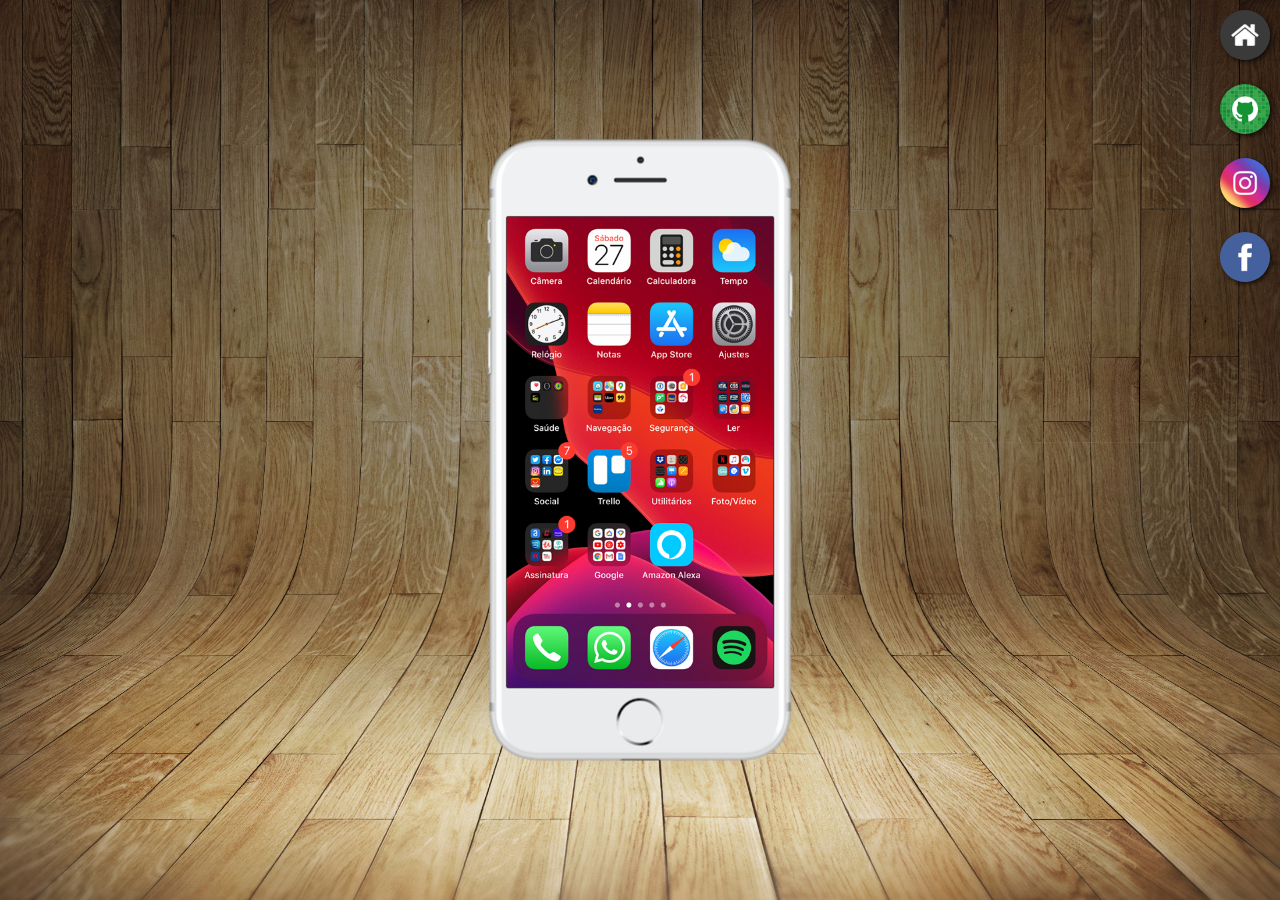
<file: index.html>
<!DOCTYPE html>
<html lang="pt-br">
	<head>
		<meta http-equiv="content-type" content="text/html; charset=utf-8" />
		<link rel="stylesheet" href="estilos/style.css"/>
		<title>Projeto Redes Sociais</title>
	</head>
	<body>
		<main>
			<section id="telefone">
				<iframe name="tela" id="tela" src="home.html" frameborder="0"> Navegador incompatível.</iframe>
			</section>
			<section id="redes-sociais">
				<a href="home.html" target="tela"><img src="imagens/logo-home.jpg" alt="Home"></a><br>
				<a href="github.html" target="tela"><img src="imagens/logo-github.jpg" alt="GitHub"></a><br>
				<a href="instagram.html" target="tela"><img src="imagens/logo-instagram.jpg" alt="Instagram"></a><br>
				<a href="facebook.html" target="tela"><img src="imagens/logo-facebook.jpg" alt="Facebook"></a><br>
			</section>
		</main>
	</body>
</html>
</file>
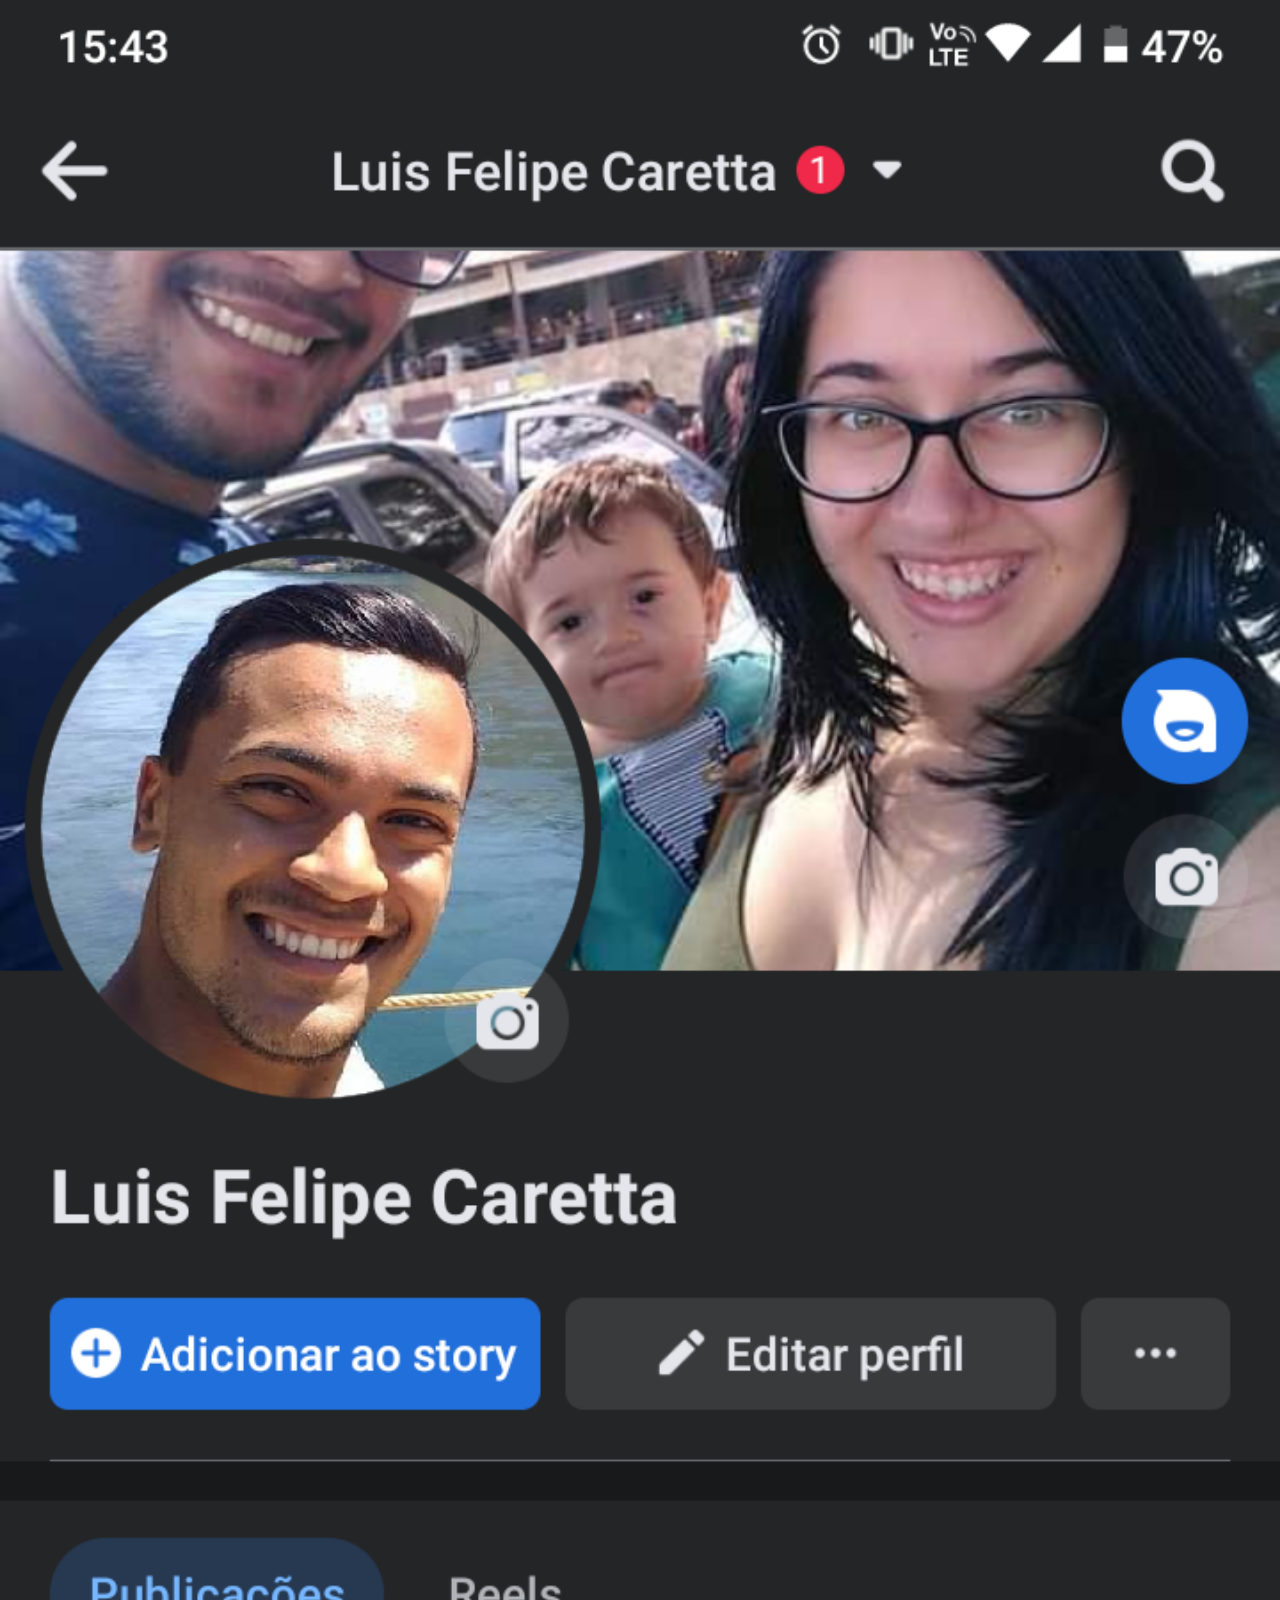
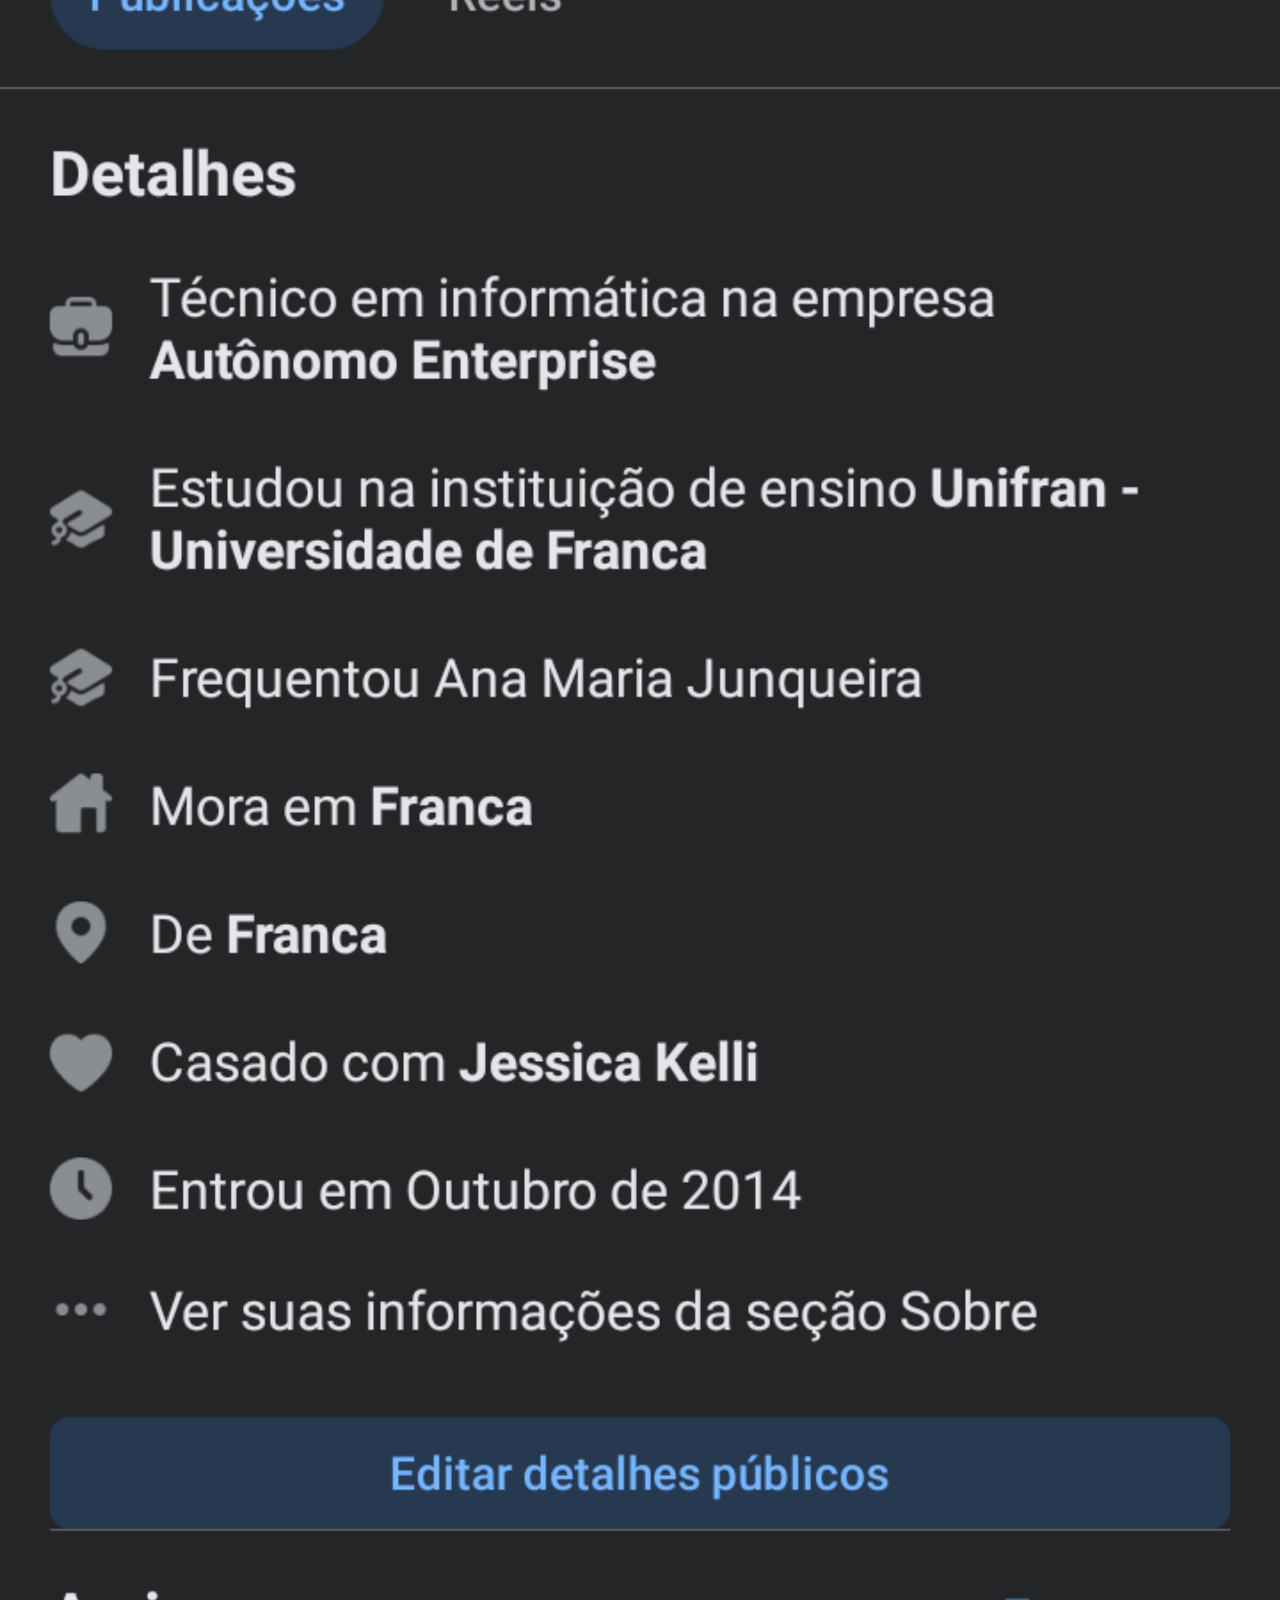
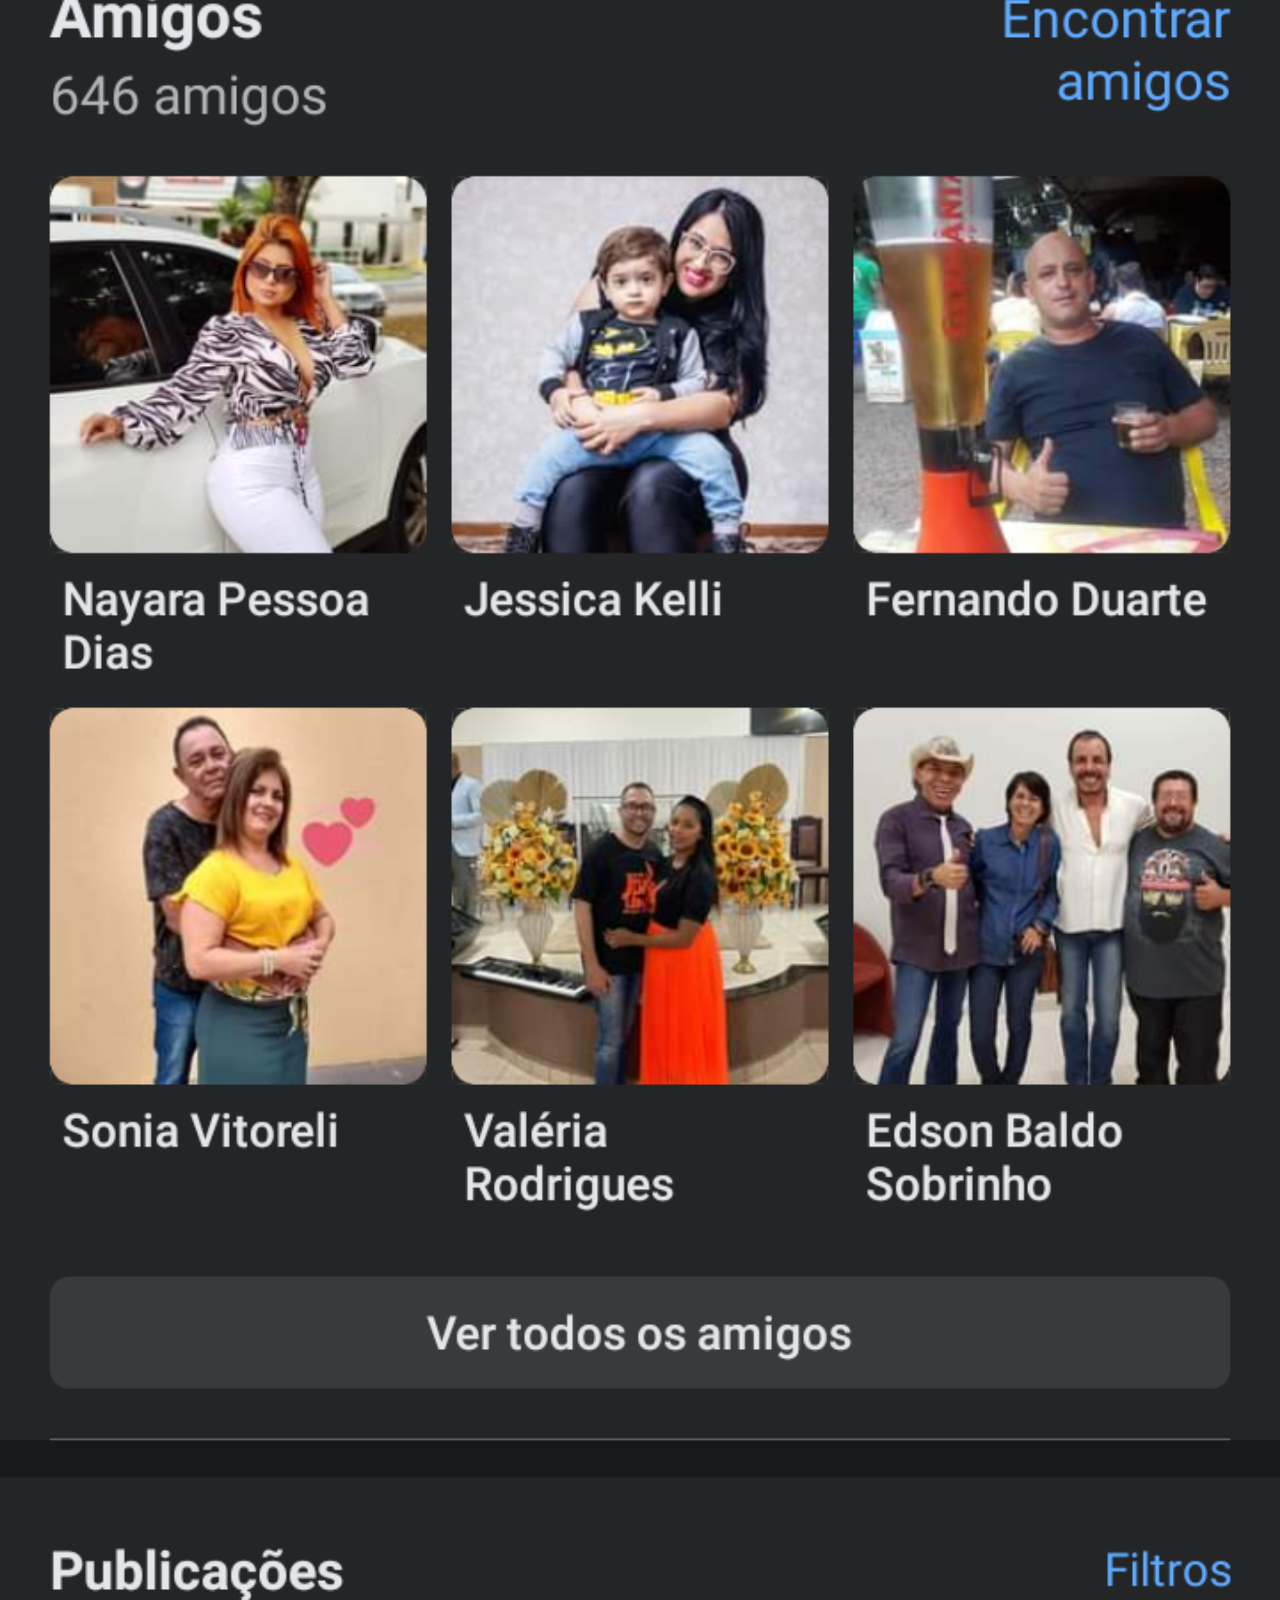
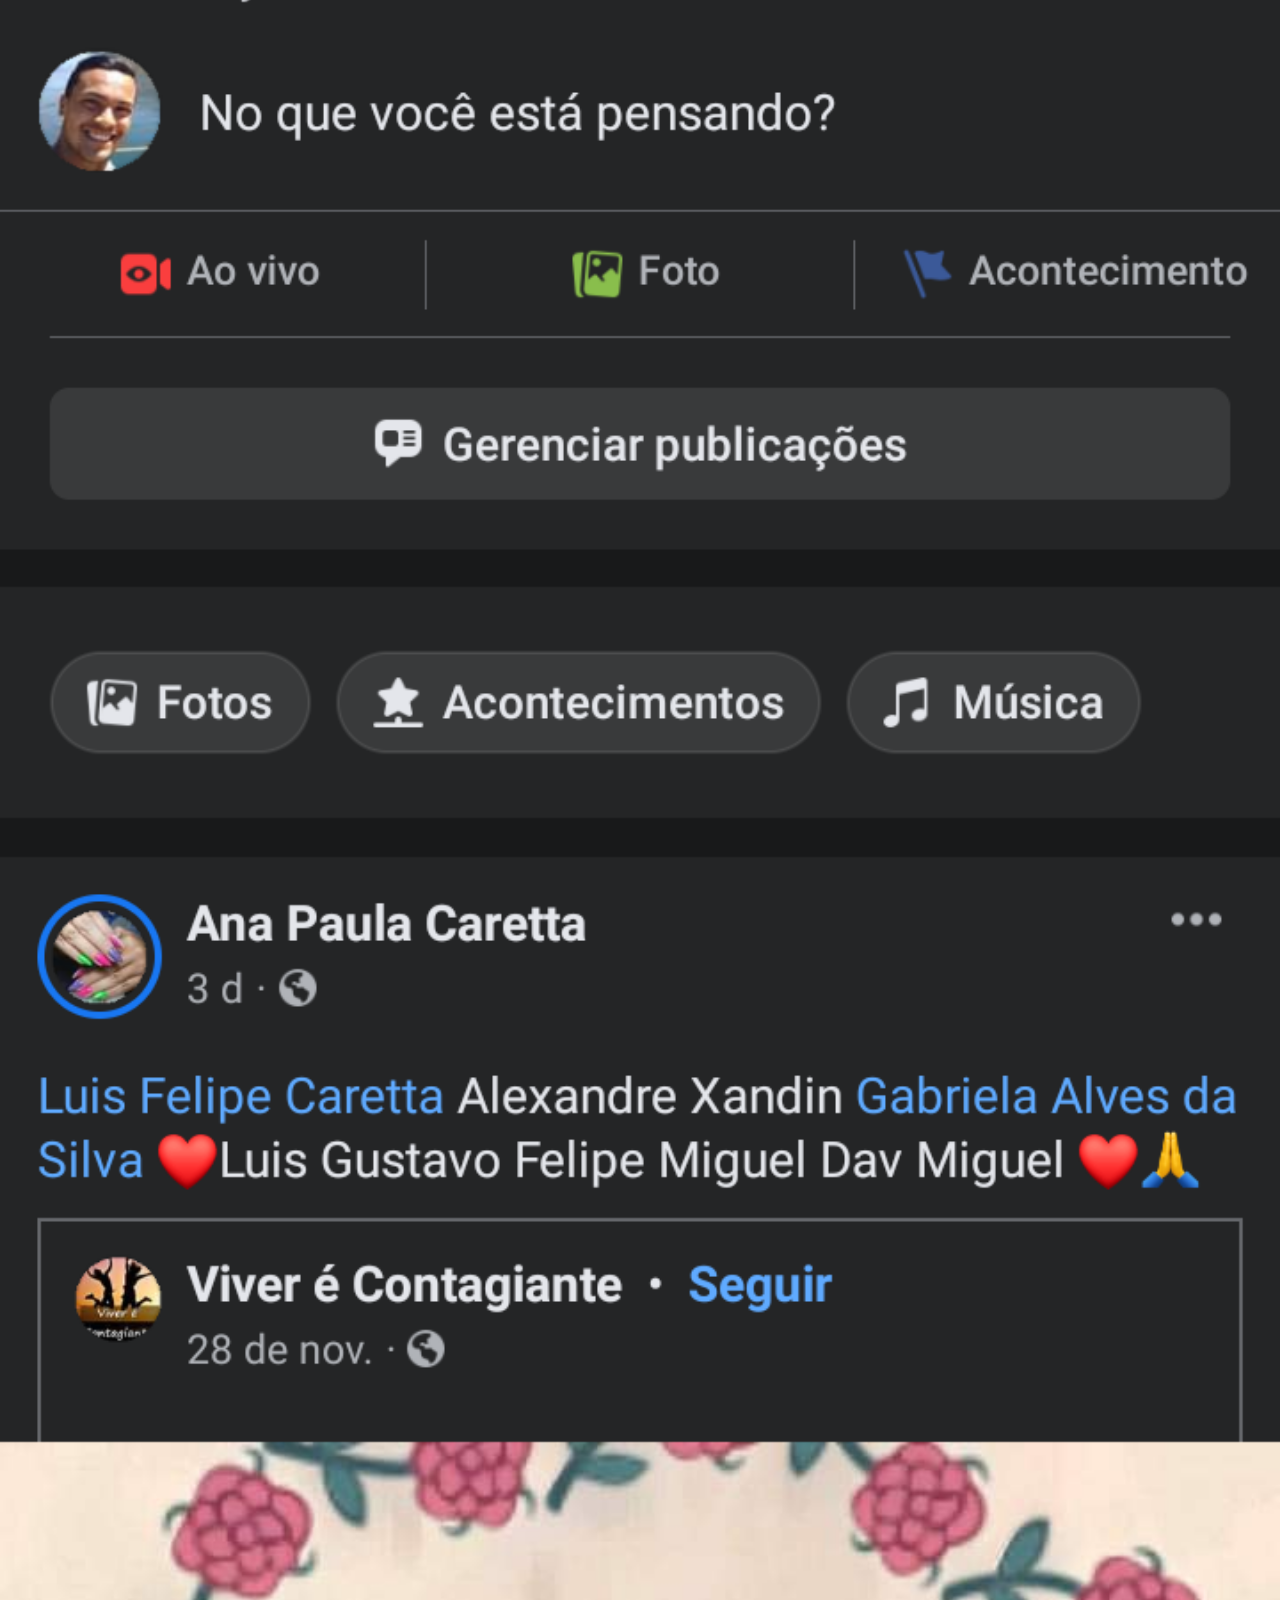
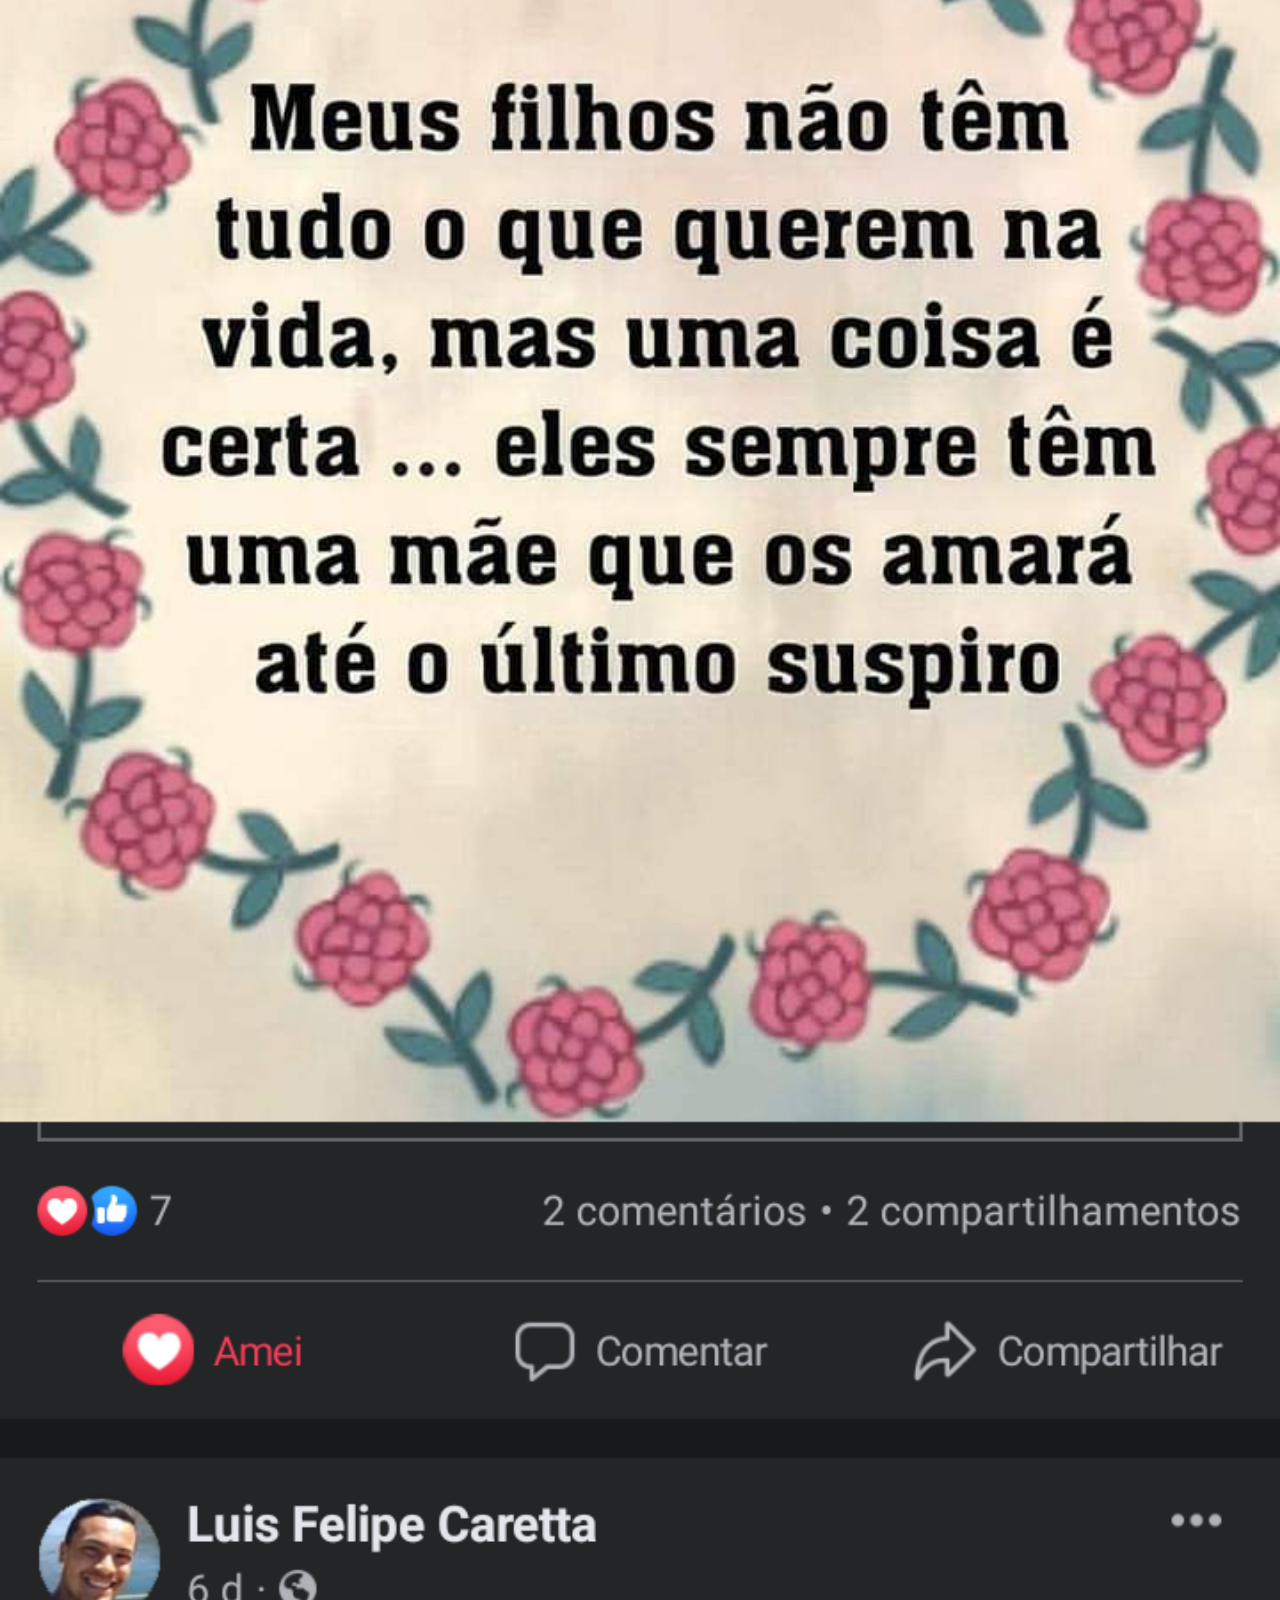
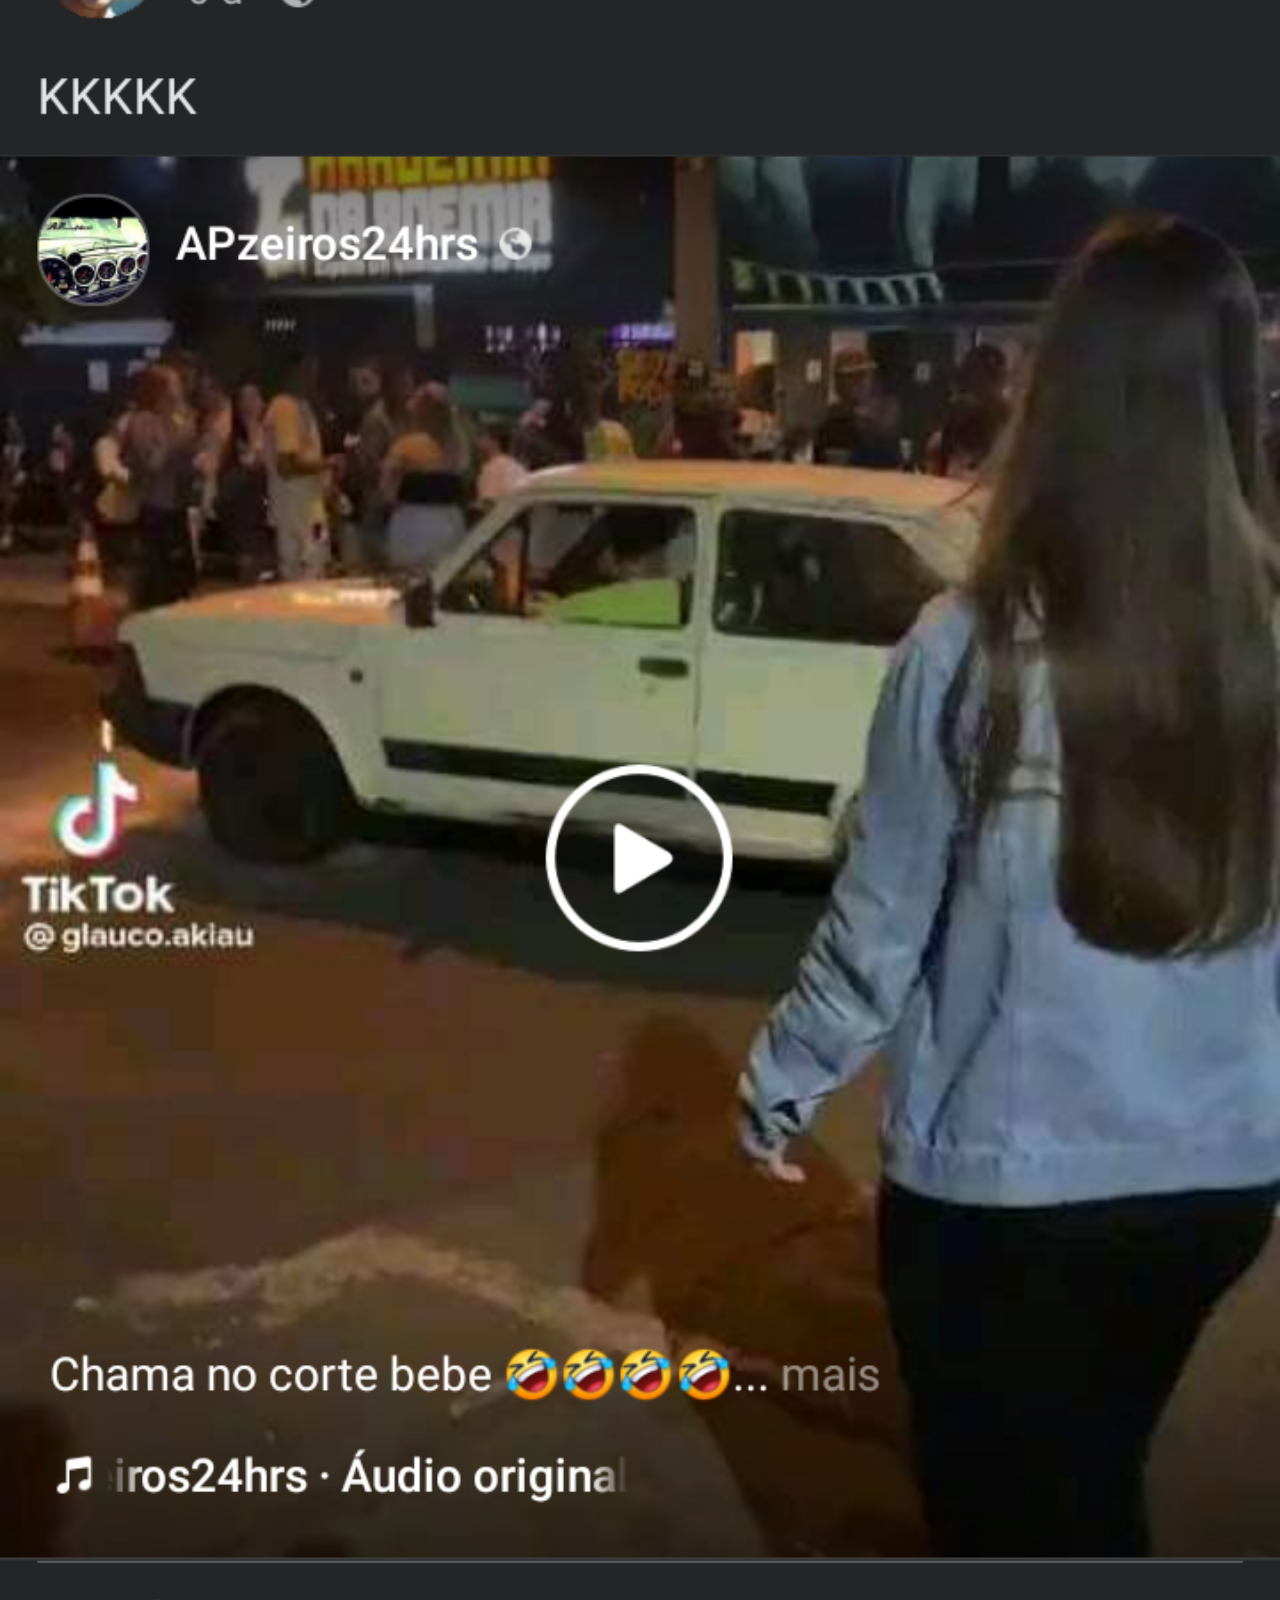
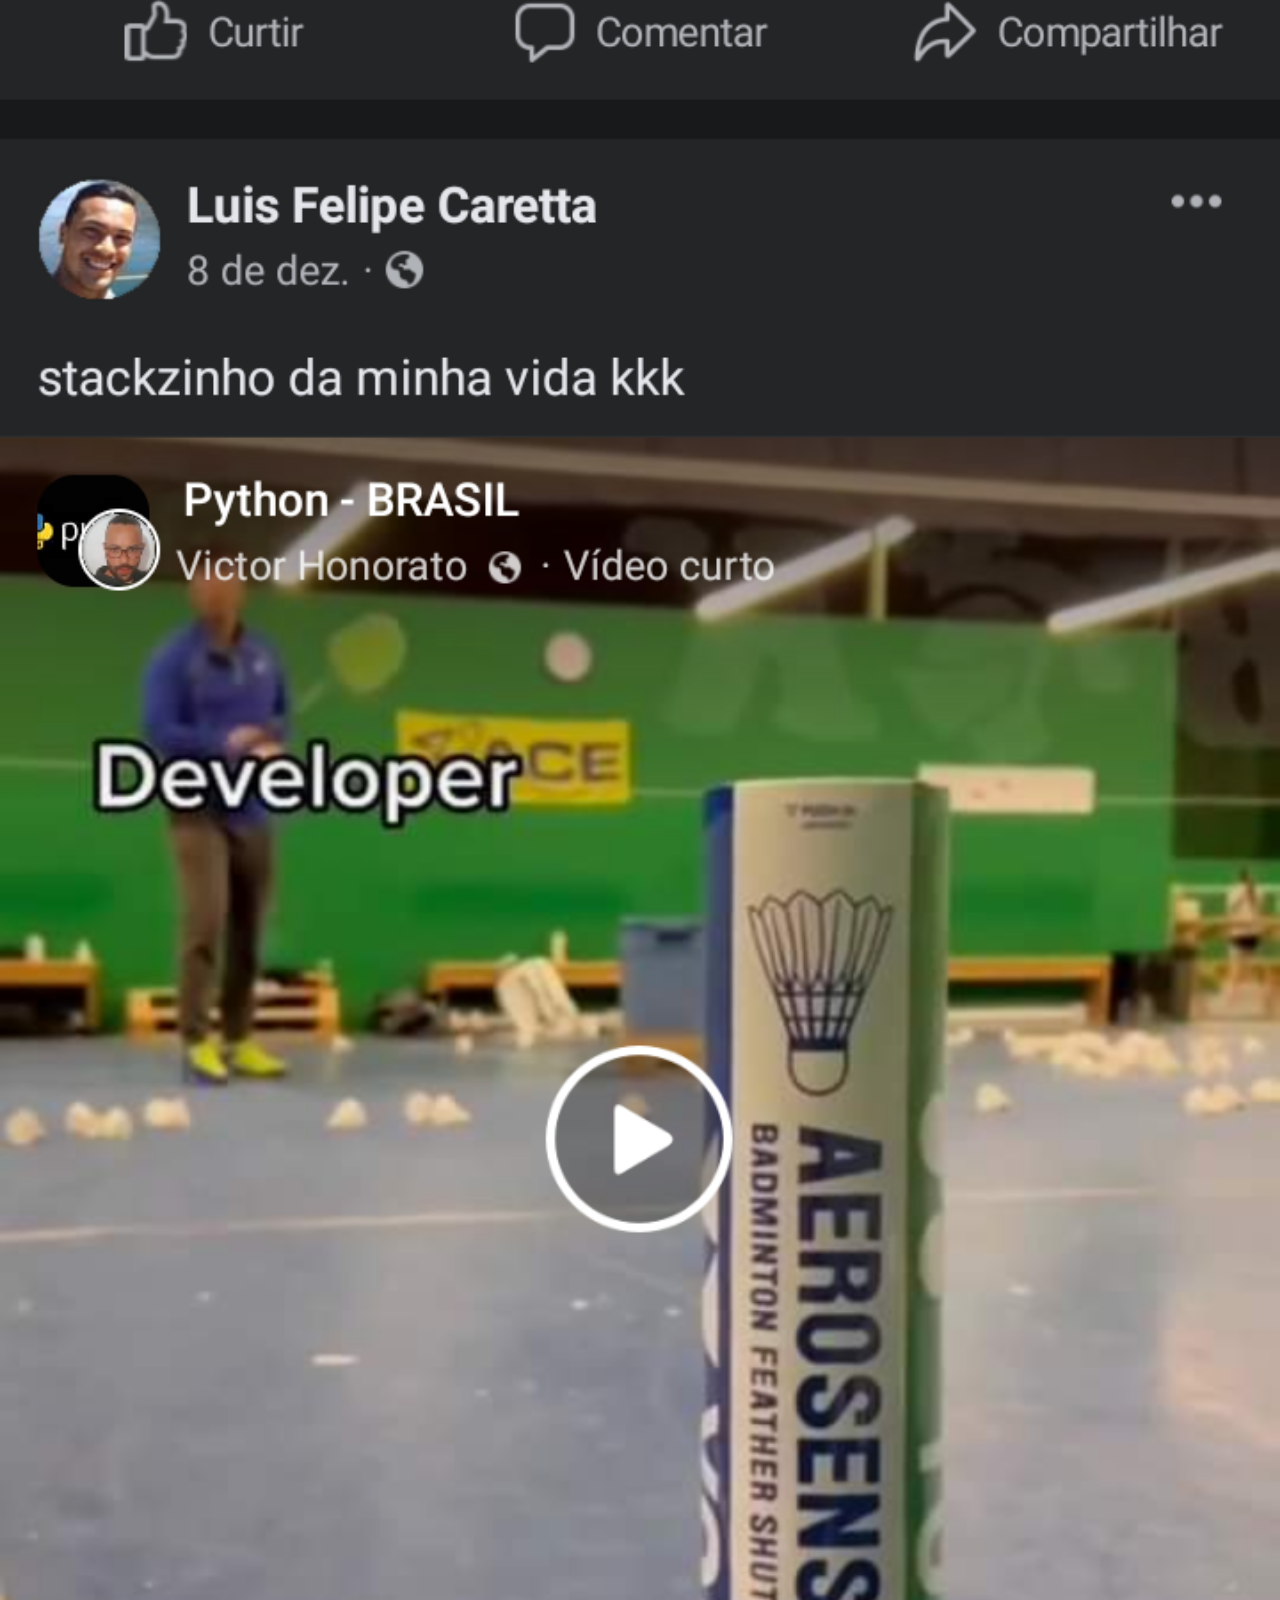
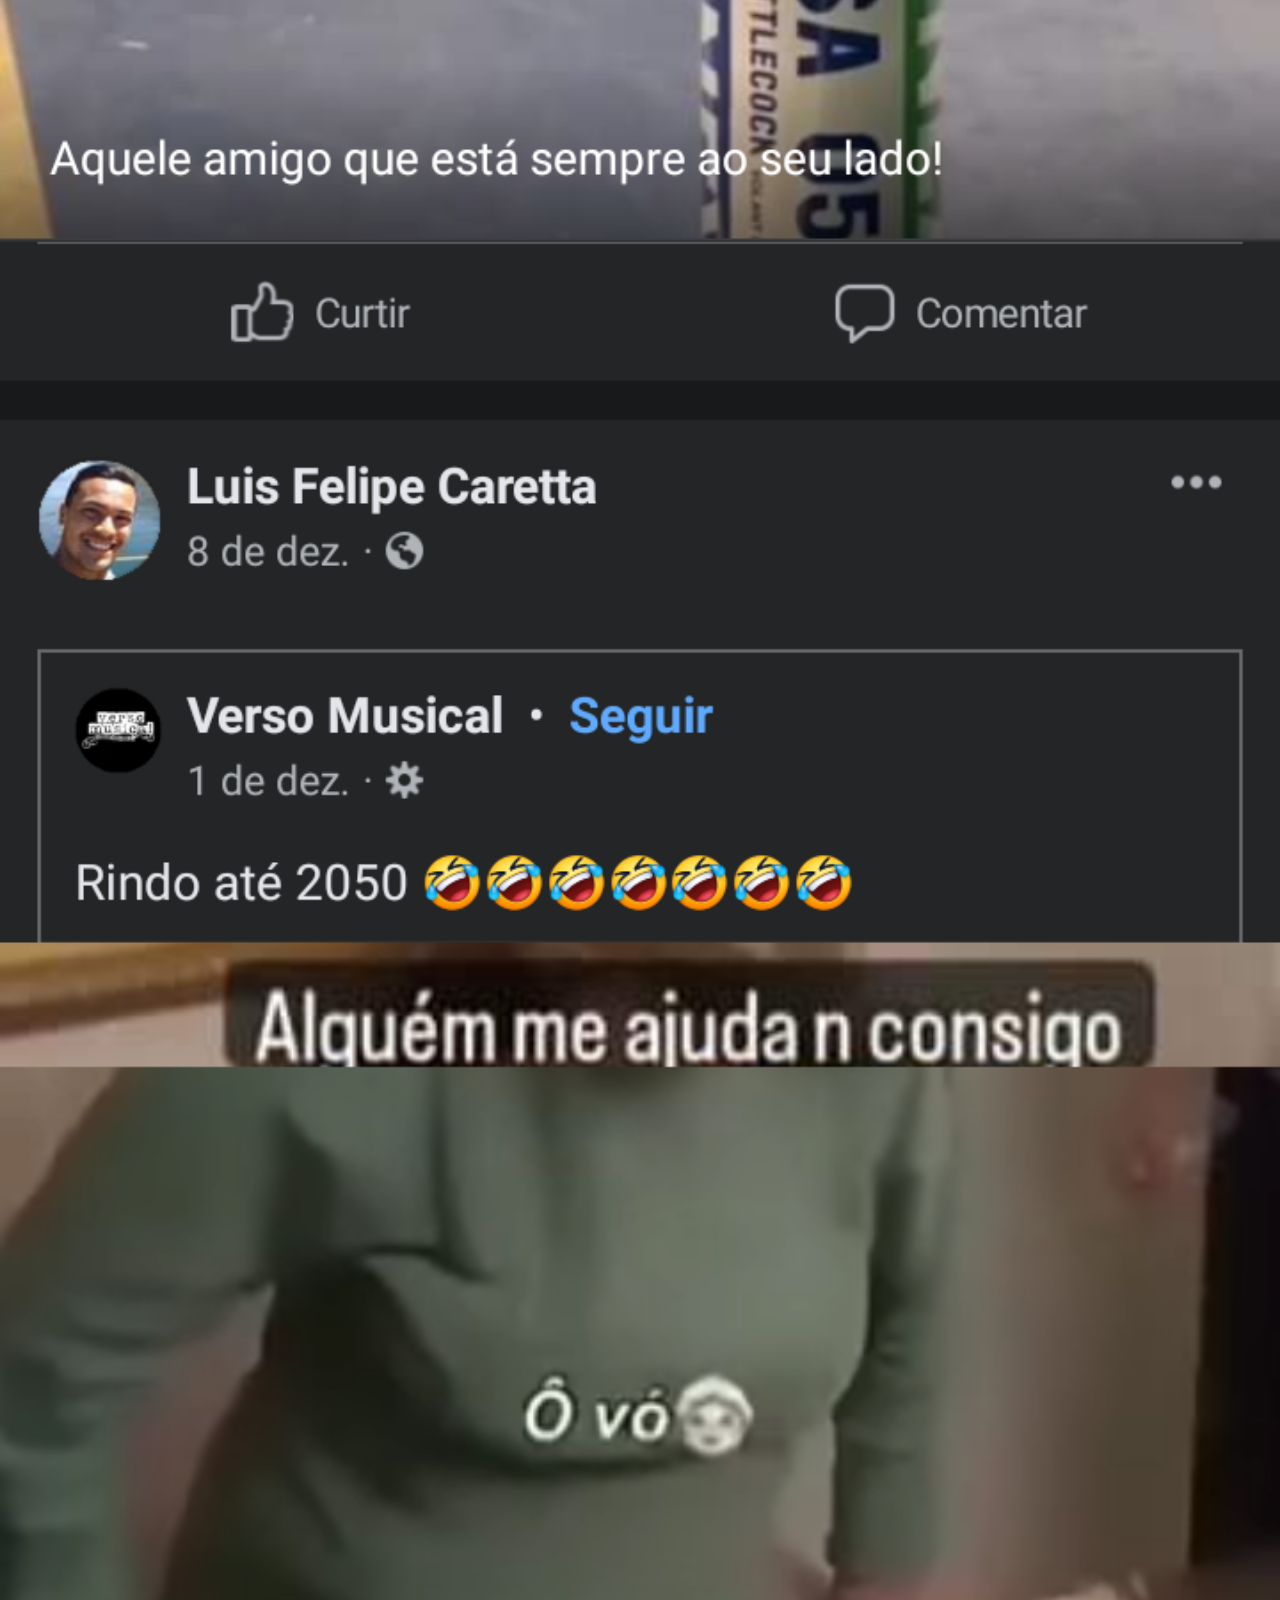
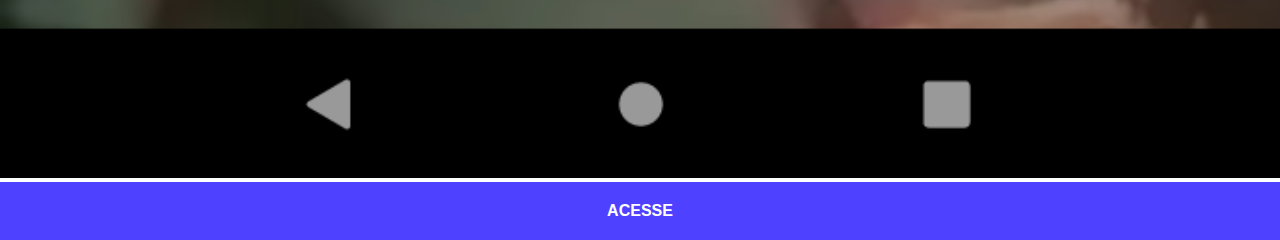
<file: facebook.html>
<!DOCTYPE html>
<html lang="pt-br">
	<head>
		<meta http-equiv="content-type" content="text/html; charset=utf-8" />
		<title>Facebook</title>
		<link rel="stylesheet" href="estilos/social.css"/>
	</head>
	<body>
		<img src="../imagens/tela-facebook.png" alt="Instagram"/>
		<a href="https://facebook.com/100008007347218/" target="_blank">ACESSE</a>
	</body>
</html>
</file>
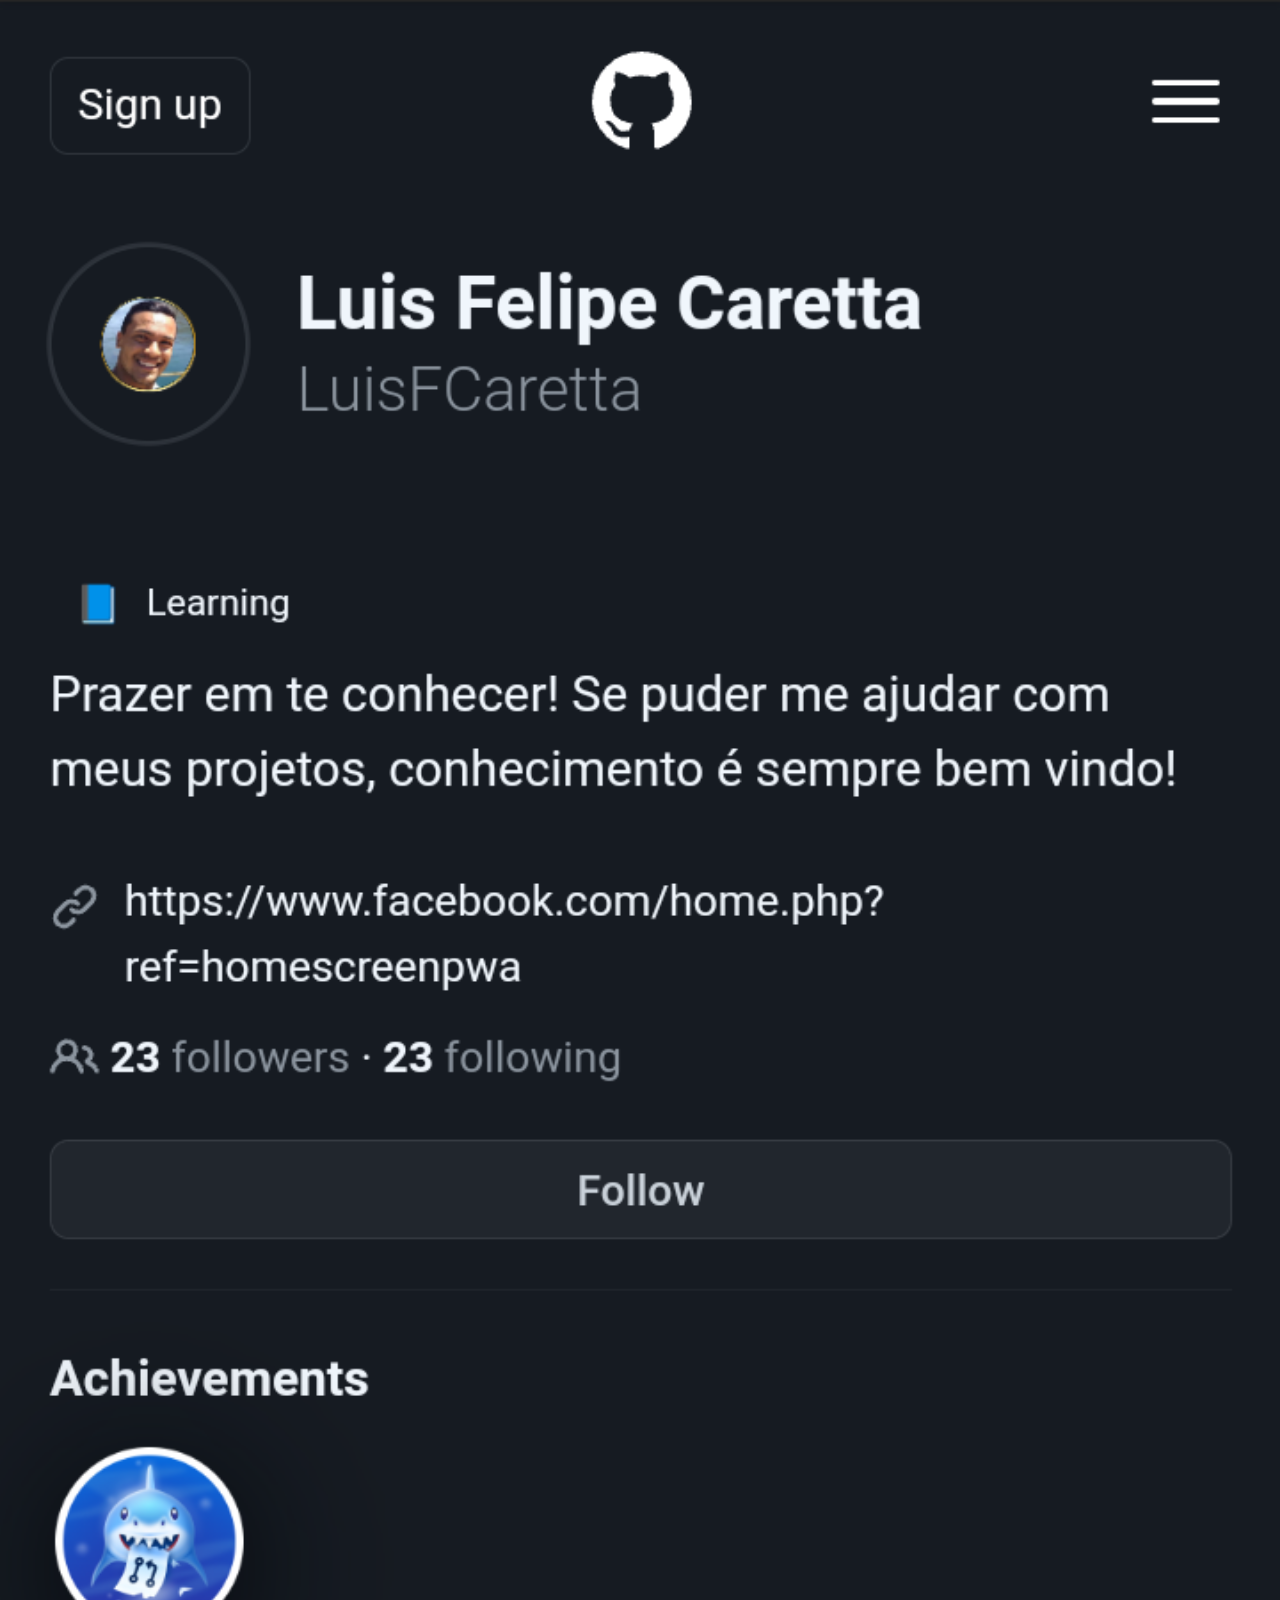
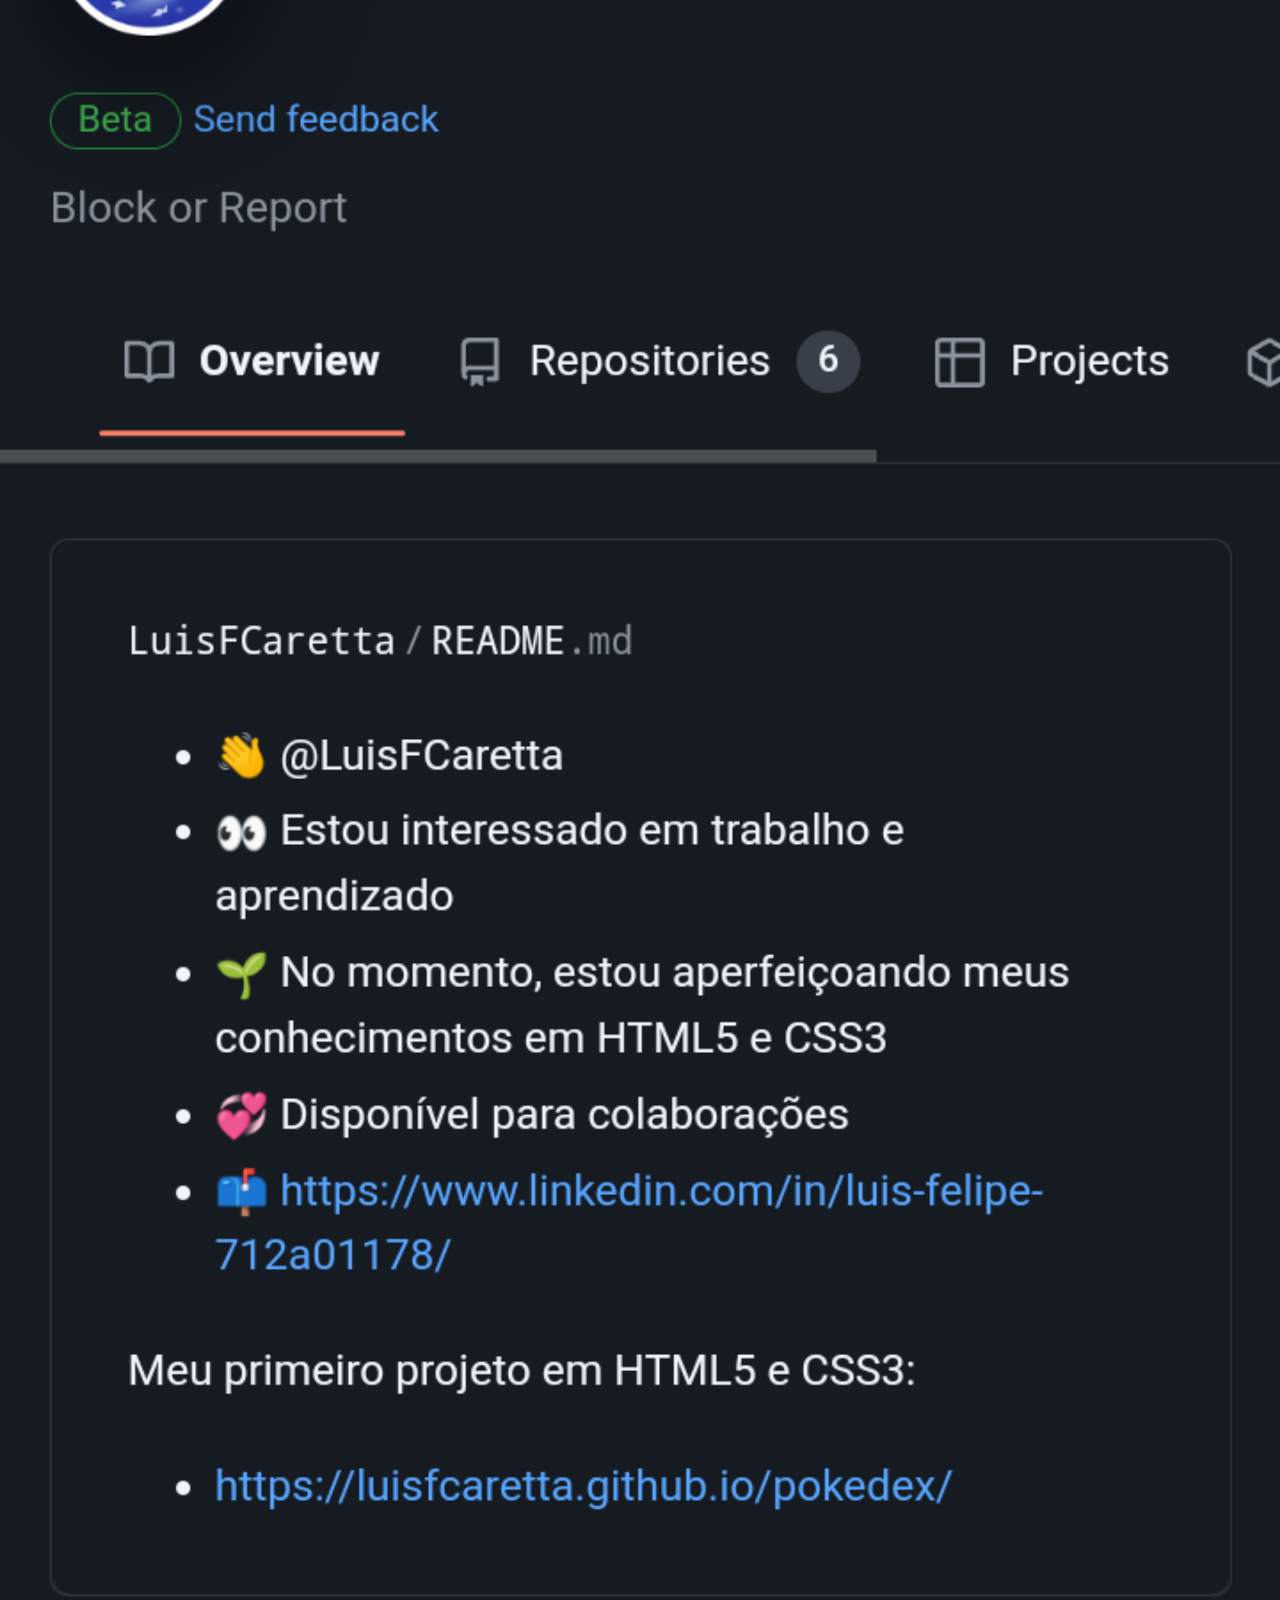
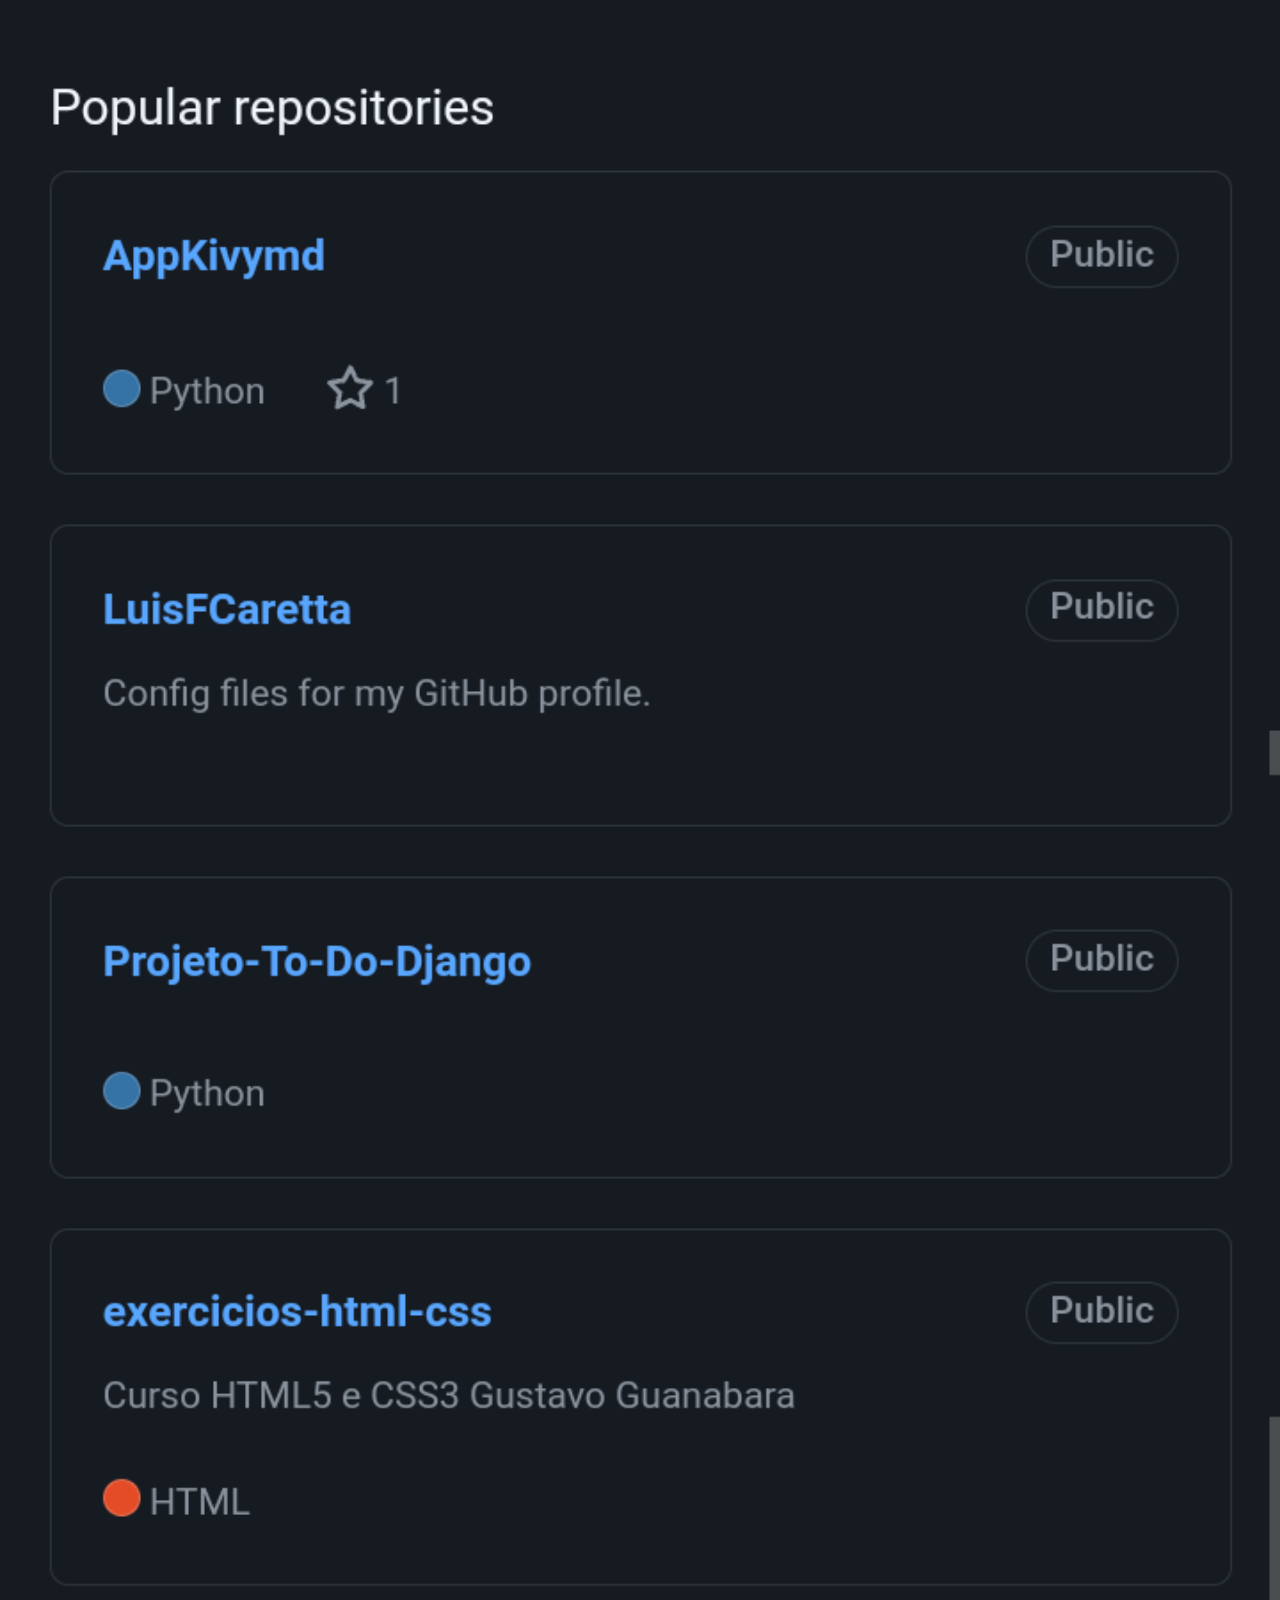
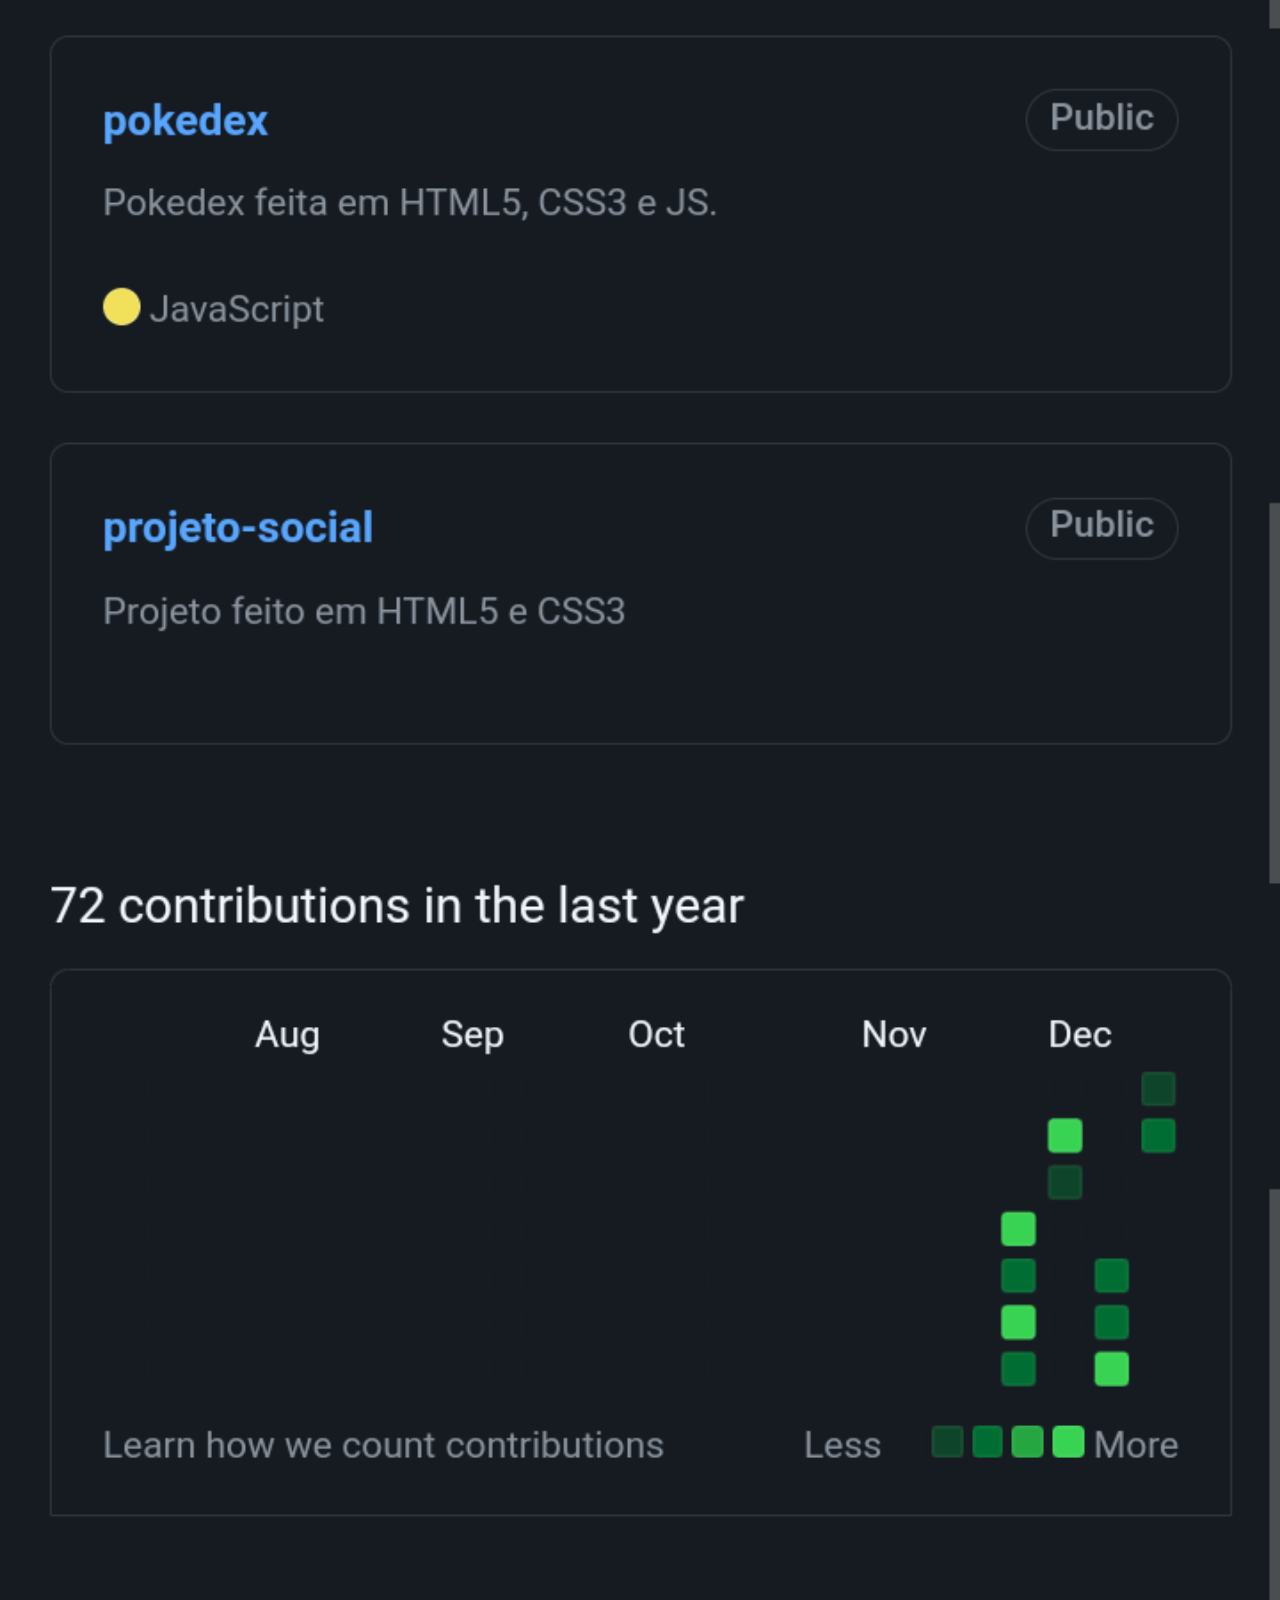
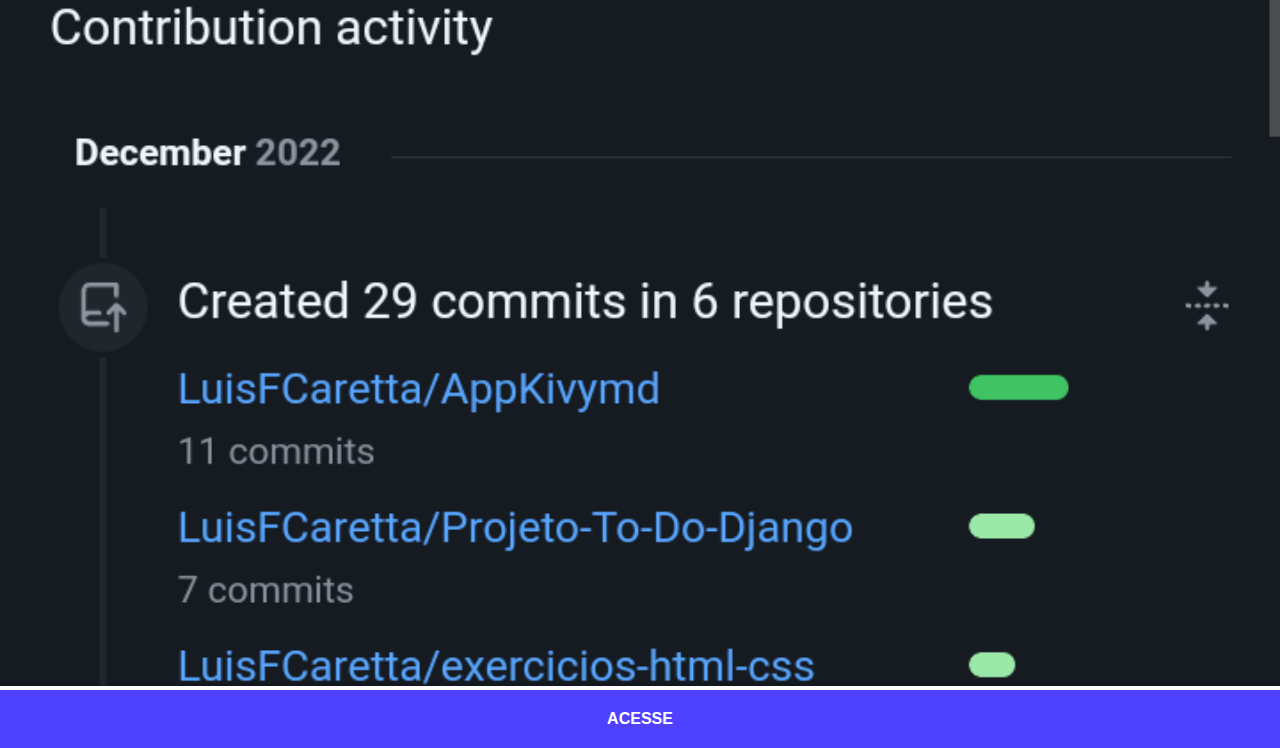
<file: github.html>
<!DOCTYPE html>
<html lang="pt-br">
	<head>
		<meta http-equiv="content-type" content="text/html; charset=utf-8" />
		<title>GitHub</title>
		<link rel="stylesheet" href="estilos/social.css"/>
	</head>
	<body>
		<img src="../imagens/tela-github.png" alt="GitHub" />
		<a href="https://github.com/LuisFCaretta" target="_blank">ACESSE</a>
	</body>
</html>
</file>
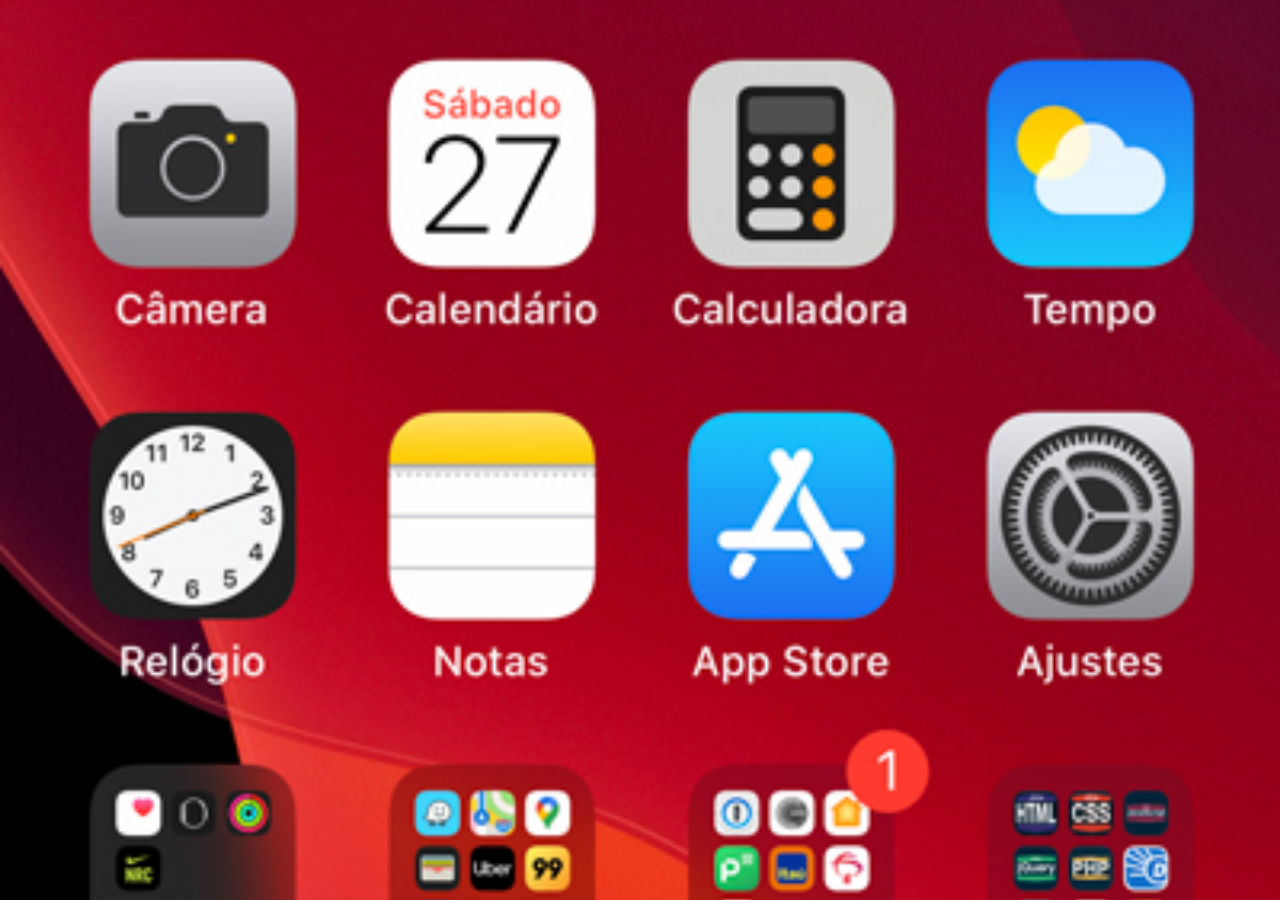
<file: home.html>
<!DOCTYPE html>
<html>
	<head>
		<meta http-equiv="content-type" content="text/html; charset=utf-8" />
		<style>
			* {
				margin: 0px;
				padding: 0px;
			}
			body {
				width: 100vw;
				height: 100vh;
				background: black url('../imagens/tela-home.jpg');
				background-repeat: no-repeat;
				background-position: top center;
				background-size: cover;
			}
		</style>
		<title>Home</title>
	</head>
	<body>
	</body>
</html>
</file>
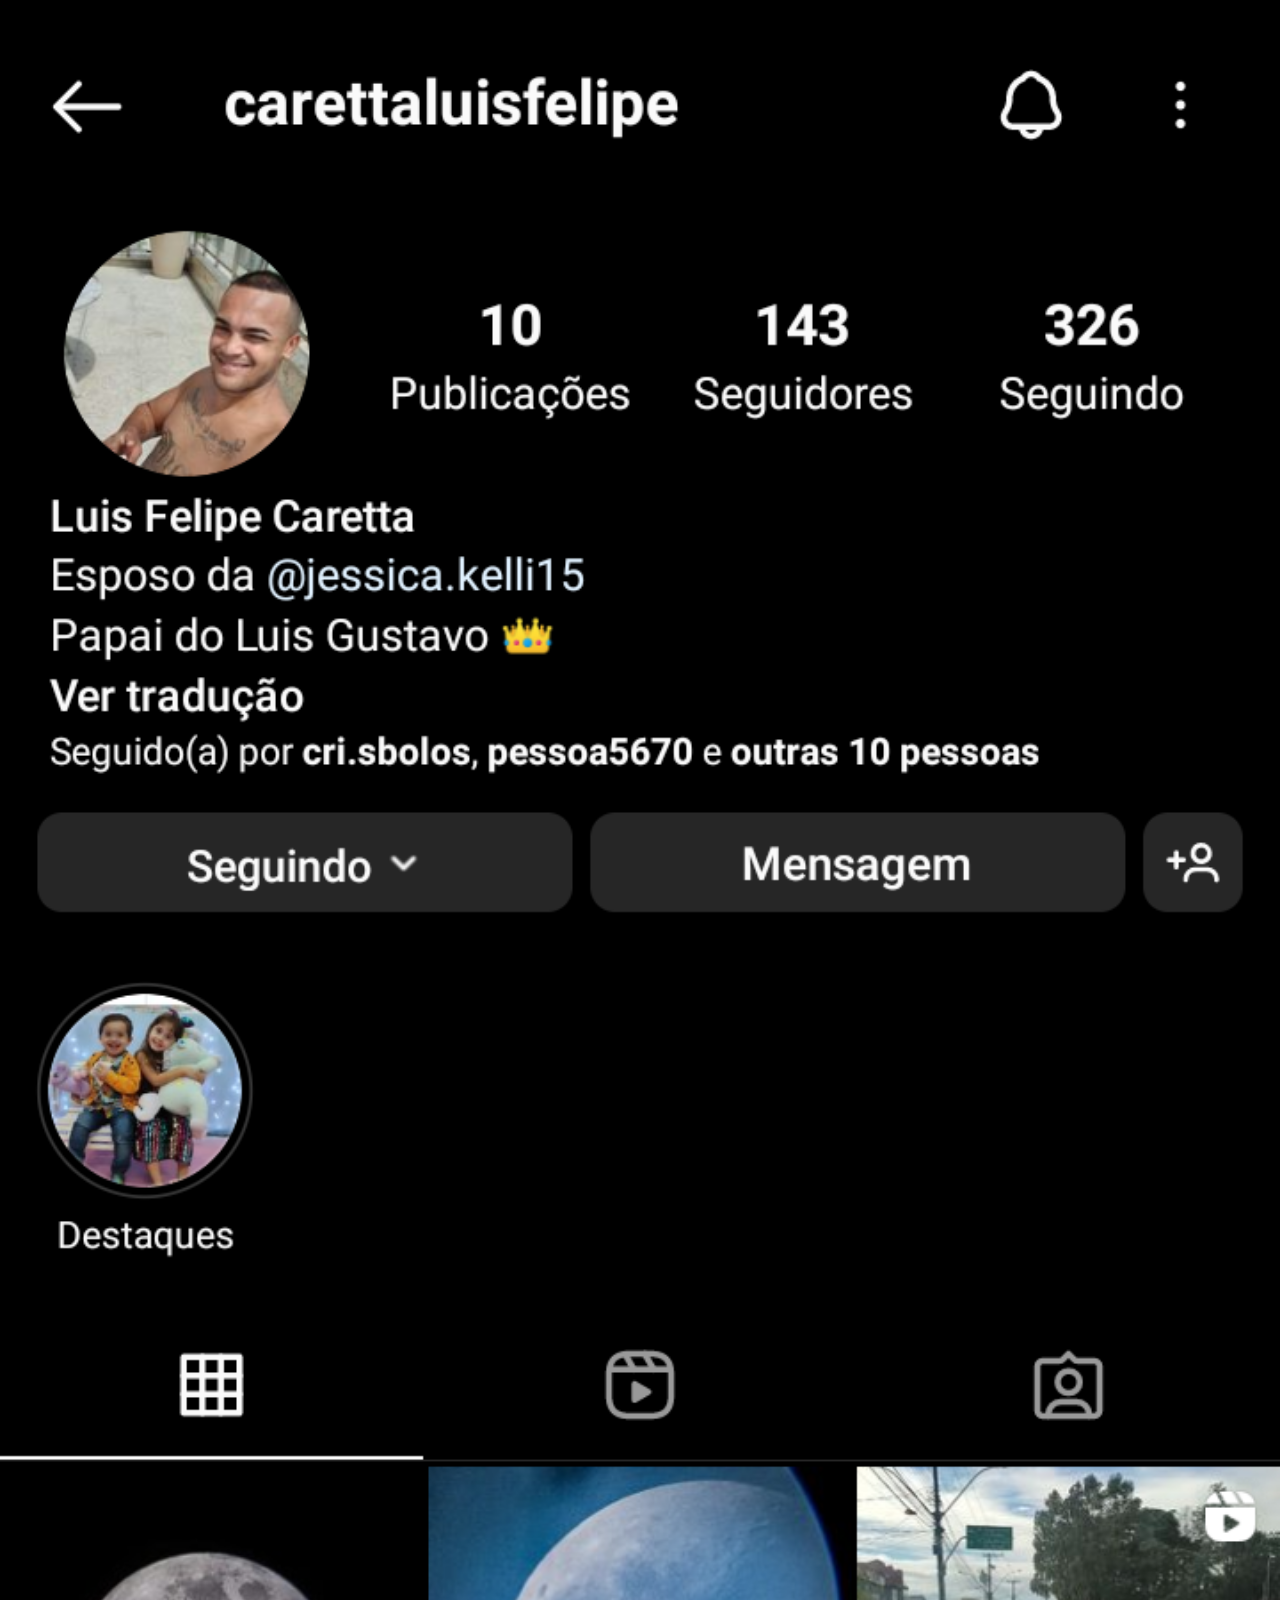
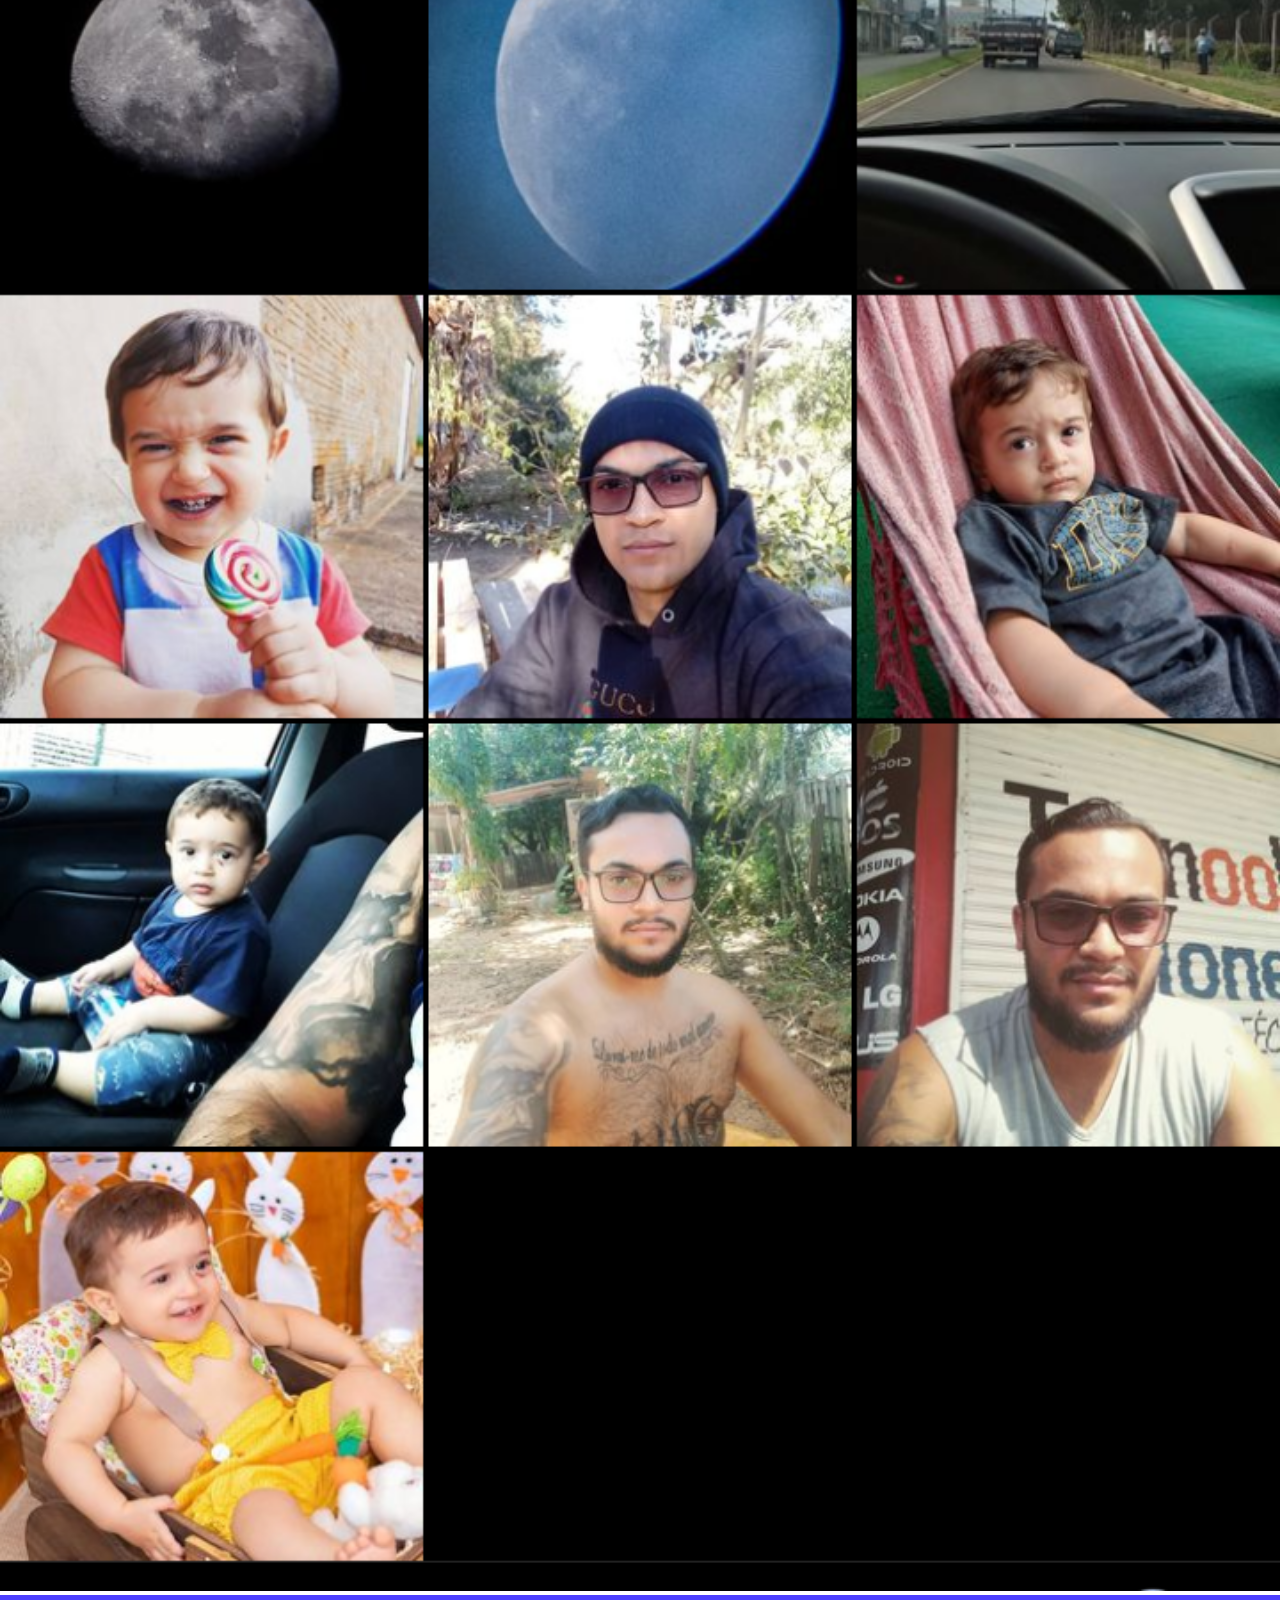
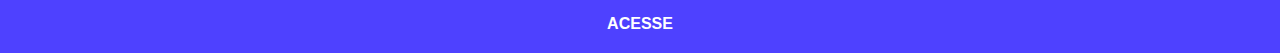
<file: instagram.html>
<!DOCTYPE html>
<html lang="pt-br">
	<head>
		<meta http-equiv="content-type" content="text/html; charset=utf-8" />
		<title>Instagram</title>
		<link rel="stylesheet" href="estilos/social.css"/>
	</head>
	<body>
		<img src="../imagens/tela-instagram.png" alt="Instagram"/>
		<a href="https://www.instagram.com/carettaluisfelipe/" target="_blank">ACESSE</a>
	</body>
</html>
</file>
<file: estilos/style.css>
@charset "UTF-8";

* {
	margin: 0px;
	padding: 0px;
	font-family: Arial, Helvetica, Sans-Serif;
}

html, body {
	height: 100vh;
	width: 100vw;
	background-color: black;
}

body {
	background: url('../imagens/fundo-madeira.jpg');
	background-repeat: no-repeat;
	background-position: top center;
	background-size: cover;
	background-attachment: fixed;
}

main {
	position: relative;
	height: 100vh;
}

#telefone {
	position: absolute;
	top: 50%;
	left: 50%;
	transform: translate(-50%, -50%);
	height: 627px;
	width: 311px;
	background-color: blue;
	background: url('../imagens/frame-iphone.png');
	background-repeat: no-repeat;
}

#tela {
	position: relative;
	top: 80px;
	left: 22px;
	width: 267px;
	height: 471px;
}

#redes-sociais {
	text-align: right;
}

#redes-sociais img {
	width: 50px;
	margin: 10px;
	border-radius: 50%;
	box-shadow: 2px 2px 5px #000000b7;
	box-sizing: border-box;
}

#redes-sociais img:hover {
	border: 2px solid #ffffffb5;
	transform: translate(-3px, -3px);
	box-shadow: 5px 5px 10px #000000b0;
	transition: transform .5s, border 1s;
}
</file>
<file: estilos/social.css>
@charset "UTF-8";

* {
	margin: 0px;
	padding: 0px;
	font-family: Arial, Helvetica, Sans-Serif;
}
::webkit-scrollbar {
	width: 0px;
	height: 0px;
}
img {
	width: 100vw;
}
a {
	display: block;
	background-color: #4e41ff;
	color: white;
	padding: 20px;
	text-align: center;
	font-weight: bolder;
	text-decoration: none;
}
</file>
